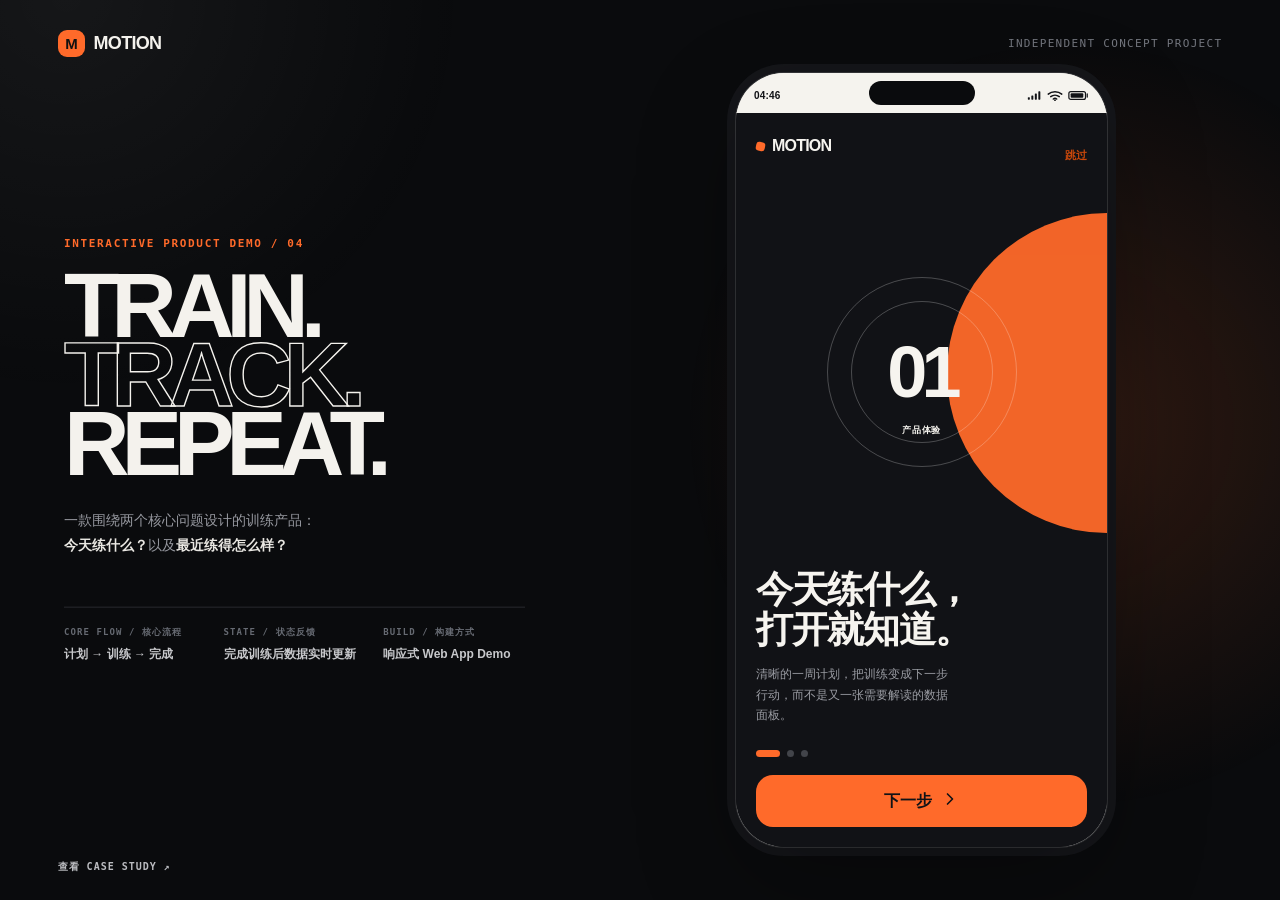
<file: index.html>
<!doctype html>
<html lang="zh-CN">
<head>
  <meta charset="utf-8">
  <meta name="viewport" content="width=device-width,initial-scale=1,viewport-fit=cover">
  <meta http-equiv="Cache-Control" content="no-cache, no-store, must-revalidate">
  <meta http-equiv="Pragma" content="no-cache">
  <meta http-equiv="Expires" content="0">
  <meta name="robots" content="noindex,follow">
  <meta name="theme-color" content="#0b0c0f">
  <meta name="motion-build" content="20260830-r6countdown">
  <meta name="description" content="MOTION — SEEKBLACK 互动运动 App 概念体验。通过训练计划、训练过程、完成反馈与数据变化展示移动产品设计与状态管理能力。">
  <meta property="og:title" content="MOTION — 中文互动运动 App Demo">
  <meta property="og:description" content="由 SEEKBLACK 设计与开发的互动概念产品 Demo。">
  <meta property="og:type" content="website">
  <meta property="og:url" content="https://motion.seekblack.cn/">
  <link rel="icon" href="assets/favicon.svg" type="image/svg+xml">
  <link rel="manifest" href="manifest.webmanifest">
  <link rel="stylesheet" href="assets/app.css?v=20260830-r6countdown">
  <title>MOTION — 中文互动运动 App Demo</title>
</head>
<body>
  <!-- build: MOTION-R6-P0.5-COUNTDOWN-20260830 -->
  <a class="skip-link" href="#app">跳到互动体验</a>

  <div class="desktop-shell">
    <header class="demo-brand">
      <a class="motion-wordmark" href="#" data-action="go-home" aria-label="MOTION"><span class="motion-mark" aria-hidden="true"></span>MOTION</a>
      <span class="concept-label">INDEPENDENT CONCEPT PROJECT</span>
    </header>
    <aside class="demo-copy">
      <div>
        <p class="eyebrow">INTERACTIVE PRODUCT DEMO / 04</p>
        <h1>TRAIN.<br><span>TRACK.</span><br>REPEAT.</h1>
        <p class="demo-lead">一款围绕两个核心问题设计的训练产品：<b>今天练什么？</b>以及<b>最近练得怎么样？</b></p>
      </div>
      <div class="demo-proof">
        <div><small>CORE FLOW / 核心流程</small><strong>计划 → 训练 → 完成</strong></div>
        <div><small>STATE / 状态反馈</small><strong>完成训练后数据实时更新</strong></div>
        <div><small>BUILD / 构建方式</small><strong>响应式 Web App Demo</strong></div>
      </div>
    </aside>
    <footer class="demo-footer">
      <a href="https://seekblack.cn/work/motion/">查看 CASE STUDY ↗</a>
      <span>SEEKBLACK 设计与开发</span>
    </footer>
  </div>

  <main id="app" class="device-stage" aria-label="MOTION 互动运动 App 体验">
    <section class="phone" id="phone">
      <div class="phone-status" aria-hidden="true">
        <span id="status-time">09:41</span>
        <div class="status-icons" aria-hidden="true">
          <svg class="status-icon status-signal" viewBox="0 0 18 12" focusable="false"><rect x="1" y="8" width="2.4" height="3" rx=".7"/><rect x="5.2" y="6" width="2.4" height="5" rx=".7"/><rect x="9.4" y="3.5" width="2.4" height="7.5" rx=".7"/><rect x="13.6" y="1" width="2.4" height="10" rx=".7"/></svg>
          <svg class="status-icon status-wifi" viewBox="0 0 18 13" fill="none" focusable="false"><path d="M1.4 4.4C5.6.9 12.4.9 16.6 4.4"/><path d="M4.2 7.2c2.7-2.2 6.9-2.2 9.6 0"/><path d="M7.1 9.9c1.1-.9 2.7-.9 3.8 0"/><circle cx="9" cy="11.2" r="1" class="wifi-dot"/></svg>
          <svg class="status-icon status-battery" viewBox="0 0 24 12" fill="none" focusable="false"><rect x="1" y="1.5" width="19" height="9" rx="2.2"/><path d="M22 4.2v3.6"/><rect class="battery-fill" x="3" y="3.5" width="14.5" height="5" rx="1"/></svg>
        </div>
      </div>

      <div id="toast" class="toast" role="status" aria-live="polite"></div>

      <div id="view" class="app-view" tabindex="-1"></div>

      <div id="confirm-layer" class="confirm-layer" hidden role="dialog" aria-modal="true" aria-labelledby="confirm-title">
        <button class="confirm-backdrop" type="button" tabindex="-1" data-confirm-action="cancel" aria-label="关闭确认弹窗"></button>
        <section class="confirm-card">
          <p class="eyebrow-app">请确认</p>
          <h2 id="confirm-title" data-confirm-title>确认操作？</h2>
          <p data-confirm-copy></p>
          <div class="confirm-actions">
            <button class="btn btn-ghost" type="button" data-confirm-action="cancel" data-confirm-cancel>取消</button>
            <button class="btn btn-primary" type="button" data-confirm-action="ok" data-confirm-ok>确认</button>
          </div>
        </section>
      </div>

      <nav id="bottom-nav" class="bottom-nav" aria-label="主要导航" hidden>
        <button data-tab="home" aria-label="首页"><span data-icon="home"></span><small>首页</small></button>
        <button data-tab="plan" aria-label="计划"><span data-icon="calendar"></span><small>计划</small></button>
        <button data-tab="stats" aria-label="数据"><span data-icon="chart"></span><small>数据</small></button>
        <button data-tab="history" aria-label="记录"><span data-icon="history"></span><small>记录</small></button>
        <button data-tab="profile" aria-label="我的"><span data-icon="user"></span><small>我的</small></button>
      </nav>
    </section>
  </main>

  <noscript><div class="noscript">MOTION 互动体验需要启用 JavaScript。</div></noscript>
  <script src="assets/app.js?v=20260830-r6countdown" defer></script>
</body>
</html>
</file>
<file: assets/app.css>
:root{
  --ink:#101115;
  --ink-2:#18191e;
  --ink-3:#22242b;
  --paper:#f5f3ee;
  --paper-2:#e9e6df;
  --muted:#85878e;
  --muted-2:#b7b8bc;
  --line:rgba(17,18,22,.1);
  --orange:#ff6a2a;
  --orange-2:#ff8d52;
  --orange-soft:#fff0e8;
  --green:#57d38c;
  --red:#ff6e6e;
  --radius:28px;
  --shadow:0 35px 100px rgba(0,0,0,.3);
}
*{box-sizing:border-box}
html{background:#0a0b0d;-webkit-text-size-adjust:100%}
body{margin:0;color:var(--ink);font-family:Inter,ui-sans-serif,-apple-system,BlinkMacSystemFont,"Segoe UI",Roboto,"PingFang SC","Microsoft YaHei",sans-serif;background:#0a0b0d;min-height:100svh;-webkit-font-smoothing:antialiased}
button,input{font:inherit}
button{color:inherit}
a{color:inherit;text-decoration:none}
button,a{-webkit-tap-highlight-color:transparent}
button:focus-visible,a:focus-visible,input:focus-visible{outline:3px solid rgba(255,106,42,.45);outline-offset:3px}
.skip-link{position:fixed;left:16px;top:-80px;z-index:10000;background:#fff;color:#000;padding:10px 14px;border-radius:10px}.skip-link:focus{top:16px}
.desktop-shell{position:fixed;inset:0;color:#f4f2ed;pointer-events:none;overflow:hidden}
.desktop-shell:before{content:"";position:absolute;inset:-20%;background:radial-gradient(circle at 74% 48%,rgba(255,106,42,.16),transparent 26%),radial-gradient(circle at 18% 14%,rgba(255,255,255,.05),transparent 22%);pointer-events:none}
.demo-brand{position:absolute;left:clamp(28px,4.5vw,72px);right:clamp(28px,4.5vw,72px);top:30px;display:flex;justify-content:space-between;align-items:center;font-size:11px;letter-spacing:.12em;z-index:2}
.motion-wordmark{font-size:18px;font-weight:900;letter-spacing:-.04em;pointer-events:auto}.motion-mark{display:inline-grid;place-items:center;background:var(--orange);color:#111;width:27px;height:27px;border-radius:9px;margin-right:9px;font-size:15px}.motion-mark:before{content:"M"}
.concept-label{color:#73767e;font-family:ui-monospace,SFMono-Regular,Menlo,monospace}
.demo-copy{position:absolute;left:clamp(28px,5vw,80px);top:50%;transform:translateY(-50%);width:min(36vw,520px);display:grid;gap:48px;z-index:1}
.eyebrow{font:600 11px/1 ui-monospace,SFMono-Regular,Menlo,monospace;letter-spacing:.15em;color:var(--orange);margin:0 0 22px}.demo-copy h1{font-size:clamp(66px,7.1vw,124px);line-height:.76;letter-spacing:-.09em;margin:0;font-weight:900}.demo-copy h1 span{color:transparent;-webkit-text-stroke:1.4px #f4f2ed}.demo-lead{max-width:38ch;color:#96989f;line-height:1.65;font-size:clamp(14px,1.1vw,18px);margin:30px 0 0}.demo-lead b{color:#e9e7e2;font-weight:650}
.demo-proof{display:grid;grid-template-columns:repeat(3,1fr);gap:18px;border-top:1px solid #282a2f;padding-top:18px}.demo-proof div{display:grid;gap:7px}.demo-proof small{font:600 9px/1 ui-monospace,SFMono-Regular,Menlo,monospace;letter-spacing:.12em;color:#666a72}.demo-proof strong{font-size:11px;line-height:1.35;color:#c7c8cb;font-weight:600}
.demo-footer{position:absolute;left:clamp(28px,4.5vw,72px);right:clamp(28px,4.5vw,72px);bottom:28px;display:flex;justify-content:space-between;font:600 10px/1 ui-monospace,SFMono-Regular,Menlo,monospace;letter-spacing:.1em;color:#61646c}.demo-footer a{pointer-events:auto;color:#bbbcc0}.demo-footer a:hover{color:var(--orange)}
.device-stage{min-height:100svh;display:grid;place-items:center;padding:80px 3vw 60px;margin-left:44vw;position:relative;z-index:3}
.phone{width:min(390px,29vw);height:min(844px,82svh);min-height:650px;background:var(--paper);border-radius:48px;box-shadow:var(--shadow),0 0 0 1px rgba(255,255,255,.14),0 0 0 9px #15161a;overflow:hidden;position:relative;display:flex;flex-direction:column}
.phone:before{content:"";position:absolute;z-index:20;top:8px;left:50%;transform:translateX(-50%);width:112px;height:25px;border-radius:18px;background:#0a0b0d;pointer-events:none}
.phone-status{height:40px;flex:0 0 40px;display:flex;align-items:flex-end;justify-content:space-between;padding:0 22px 7px;position:relative;z-index:10;font-size:10px;font-weight:750;letter-spacing:.02em}.status-icons{display:flex;align-items:center;gap:5px}.signal{width:12px;height:8px;background:linear-gradient(to right,#111 0 20%,transparent 20% 27%,#111 27% 47%,transparent 47% 54%,#111 54% 74%,transparent 74% 81%,#111 81%);clip-path:polygon(0 100%,0 65%,20% 65%,20% 48%,47% 48%,47% 28%,74% 28%,74% 0,100% 0,100% 100%)}.wifi{width:12px;height:8px;border-top:2px solid #111;border-radius:50%}.battery{width:15px;height:8px;border:1.5px solid #111;border-radius:2px;position:relative}.battery:after{content:"";position:absolute;right:-3px;top:2px;width:2px;height:3px;background:#111}.battery:before{content:"";position:absolute;inset:1.4px 2px 1.4px 1.4px;background:#111;border-radius:1px}
.app-view{flex:1;min-height:0;overflow-y:auto;overflow-x:hidden;scrollbar-width:none;padding-bottom:92px;position:relative;overscroll-behavior:contain}.app-view::-webkit-scrollbar{display:none}.app-view.no-nav{padding-bottom:0}
.bottom-nav{position:absolute;z-index:30;left:10px;right:10px;bottom:10px;height:74px;border-radius:26px;background:rgba(17,18,22,.96);backdrop-filter:blur(18px);display:grid;grid-template-columns:repeat(5,1fr);padding:8px 6px max(8px,env(safe-area-inset-bottom));box-shadow:0 14px 28px rgba(0,0,0,.25)}.bottom-nav[hidden]{display:none}.bottom-nav button{border:0;background:none;color:#74777f;display:flex;flex-direction:column;align-items:center;justify-content:center;gap:5px;padding:0;cursor:pointer}.bottom-nav button.active{color:#fff}.bottom-nav button.active [data-icon]{color:var(--orange)}.bottom-nav small{font-size:9px;font-weight:700;letter-spacing:.01em}.icon{width:20px;height:20px;display:inline-block}
.toast{position:absolute;z-index:80;left:50%;top:52px;transform:translate(-50%,-12px);max-width:calc(100% - 36px);background:#111216;color:#fff;padding:10px 14px;border-radius:14px;font-size:11px;font-weight:650;opacity:0;pointer-events:none;transition:.28s ease;white-space:nowrap;box-shadow:0 12px 30px rgba(0,0,0,.25)}.toast.show{opacity:1;transform:translate(-50%,0)}

/* shared app UI */
.screen{padding:18px 18px 26px;min-height:100%}.screen.dark{background:#111216;color:#f6f4ef}.screen.orange{background:var(--orange);color:#111216}.screen-title-row{display:flex;justify-content:space-between;align-items:center;margin-bottom:20px}.screen-title-row h2{margin:0;font-size:28px;letter-spacing:-.055em}.eyebrow-app{font:700 9px/1 ui-monospace,SFMono-Regular,Menlo,monospace;letter-spacing:.13em;color:#85878e;text-transform:uppercase}.dark .eyebrow-app{color:#777a82}.section-gap{margin-top:24px}.card{border-radius:22px;background:#fff;padding:18px;border:1px solid var(--line)}.dark .card{background:#1c1e23;border-color:#2a2c33}.card.soft{background:#ece9e2}.orange-card{background:var(--orange);color:#111216;border:0}.row{display:flex;align-items:center}.between{justify-content:space-between}.muted{color:#8a8c92}.dark .muted{color:#8d9098}.mini{font-size:11px}.mono{font-family:ui-monospace,SFMono-Regular,Menlo,monospace;letter-spacing:.08em}.pill{display:inline-flex;align-items:center;gap:6px;border-radius:999px;background:#eceae4;padding:7px 10px;font-size:9px;font-weight:750}.dark .pill{background:#26282f;color:#c8c9cd}.dot{width:7px;height:7px;border-radius:50%;background:var(--orange)}.btn{border:0;border-radius:17px;min-height:52px;padding:0 18px;font-weight:800;cursor:pointer;display:inline-flex;align-items:center;justify-content:center;gap:8px}.btn-primary{background:#111216;color:#fff}.btn-orange{background:var(--orange);color:#111216}.btn-ghost{background:#ece9e2;color:#111216}.btn-outline{background:transparent;border:1px solid rgba(255,255,255,.18);color:#fff}.btn-wide{width:100%}.btn-small{min-height:38px;border-radius:12px;font-size:11px;padding:0 13px}.link-button{border:0;background:none;padding:0;color:var(--orange);font-size:11px;font-weight:800;cursor:pointer}.icon-btn{width:40px;height:40px;border:0;border-radius:14px;background:#e9e6df;display:grid;place-items:center;cursor:pointer}.dark .icon-btn{background:#24262d;color:#fff}.avatar{width:42px;height:42px;border-radius:15px;background:#111216;color:#fff;display:grid;place-items:center;font-weight:900;font-size:12px}.avatar.orange{background:var(--orange);color:#111216}.tag{padding:6px 8px;border-radius:9px;background:#f0eee8;font-size:9px;font-weight:750}.dark .tag{background:#292b31;color:#bbbcc1}

/* onboarding */
.onboarding{height:100%;min-height:610px;display:flex;flex-direction:column;padding:24px 20px 20px;background:#111216;color:#f6f4ef;position:relative;overflow:hidden}.onboarding:after{content:"";position:absolute;width:320px;height:320px;border-radius:50%;background:var(--orange);filter:blur(0);right:-160px;top:100px;opacity:.95}.onboarding-top{display:flex;justify-content:space-between;position:relative;z-index:2}.onboarding-logo{font-weight:900;letter-spacing:-.05em}.onboarding-logo i{display:inline-block;width:9px;height:9px;border-radius:3px;background:var(--orange);margin-right:7px;transform:rotate(12deg)}.onboarding-visual{flex:1;display:grid;place-items:center;position:relative;z-index:2}.orb{width:210px;height:210px;border-radius:50%;position:relative;display:grid;place-items:center}.orb:before,.orb:after{content:"";position:absolute;border-radius:50%;border:1px solid rgba(255,255,255,.24)}.orb:before{inset:10px}.orb:after{inset:34px}.orb strong{font-size:72px;letter-spacing:-.08em}.orb small{position:absolute;bottom:42px;font:700 9px/1 ui-monospace,SFMono-Regular,Menlo,monospace;letter-spacing:.14em}.onboarding-copy{position:relative;z-index:3}.onboarding-copy h2{font-size:42px;line-height:.92;letter-spacing:-.065em;margin:0 0 14px}.onboarding-copy p{color:#9a9ca3;line-height:1.55;font-size:12px;margin:0;max-width:28ch}.onboarding-dots{display:flex;gap:7px;margin:24px 0 18px}.onboarding-dots span{width:7px;height:7px;border-radius:50%;background:#42444a}.onboarding-dots span.active{width:24px;border-radius:8px;background:var(--orange)}

/* login */
.login-screen{min-height:100%;padding:32px 20px 24px;background:#f5f3ee;display:flex;flex-direction:column}.login-head{margin-top:28px}.login-head .logo-big{width:62px;height:62px;border-radius:19px;background:#111216;color:var(--orange);display:grid;place-items:center;font-size:25px;font-weight:950;margin-bottom:30px}.login-head h2{font-size:42px;line-height:.92;letter-spacing:-.065em;margin:0}.login-head p{font-size:12px;line-height:1.55;color:#80828a;margin:16px 0 0}.form{display:grid;gap:12px;margin-top:38px}.field{display:grid;gap:7px}.field label{font-size:9px;font-weight:800;letter-spacing:.08em;color:#75777e}.field input{height:52px;border:1px solid #d8d5ce;background:#fff;border-radius:15px;padding:0 15px;outline:0;font-size:13px}.field input:focus{border-color:var(--orange);box-shadow:0 0 0 3px rgba(255,106,42,.12)}.demo-account{margin-top:14px;padding:14px;border-radius:15px;background:#ece9e2;font-size:10px;line-height:1.5;color:#777980}.login-actions{margin-top:auto;padding-top:24px;display:grid;gap:10px}.legal-note{text-align:center;color:#a0a1a6;font-size:8px;line-height:1.45}

/* home */
.home-top{padding:8px 18px 4px}.hello-row{display:flex;justify-content:space-between;align-items:center}.hello-row h2{font-size:29px;letter-spacing:-.055em;margin:4px 0 0}.hello-row p{margin:0;color:#8b8d94;font-size:10px}.week-strip{display:grid;grid-template-columns:repeat(7,1fr);gap:4px;margin:18px 0 12px}.day{display:grid;place-items:center;gap:8px;padding:9px 0;border-radius:14px;color:#8a8c92}.day small{font-size:8px;font-weight:800}.day strong{font-size:11px}.day.today{background:#111216;color:#fff}.day.today strong{color:var(--orange)}.day.completed:after{content:"";width:5px;height:5px;background:var(--orange);border-radius:50%}.today-card{margin:10px 18px 0;border-radius:28px;background:#111216;color:#fff;padding:21px;position:relative;overflow:hidden;box-shadow:0 16px 28px rgba(17,18,22,.14)}.today-card:after{content:"";position:absolute;width:180px;height:180px;border-radius:50%;right:-76px;top:-70px;border:28px solid var(--orange);opacity:.9}.today-card-top{display:flex;justify-content:space-between;position:relative;z-index:2}.today-card h3{font-size:29px;line-height:.94;letter-spacing:-.055em;margin:22px 0 13px;position:relative;z-index:2}.today-card p{font-size:10px;color:#9d9fa5;margin:0 0 20px;position:relative;z-index:2}.workout-meta{display:flex;gap:14px;color:#bbbcc0;font-size:9px;margin-bottom:18px;position:relative;z-index:2}.today-card .btn{position:relative;z-index:2}.rest-card:after{border-color:#353840}.rest-card .btn{background:#2b2d33;color:#fff}.metric-grid{display:grid;grid-template-columns:1fr 1fr;gap:9px;margin:18px}.metric{padding:16px;border-radius:20px;background:#fff;border:1px solid var(--line)}.metric small{display:block;color:#92949a;font-size:8px;font-weight:800;letter-spacing:.07em}.metric strong{display:block;font-size:27px;letter-spacing:-.055em;margin-top:8px}.metric em{font-style:normal;color:#8d8f95;font-size:9px}.metric.orange-metric{background:var(--orange-soft);border-color:#ffd9c7}.metric.orange-metric strong{color:#e94e08}.home-section{padding:0 18px;margin-top:22px}.home-section-head{display:flex;justify-content:space-between;align-items:end;margin-bottom:12px}.home-section-head h3{font-size:17px;letter-spacing:-.035em;margin:0}.history-mini{display:grid;gap:8px}.history-row{display:grid;grid-template-columns:40px 1fr auto;align-items:center;gap:11px;padding:12px 0;border-bottom:1px solid #e2dfd8}.history-icon{width:40px;height:40px;border-radius:14px;background:#ece9e2;display:grid;place-items:center;color:var(--orange)}.history-row h4{font-size:11px;margin:0 0 3px}.history-row p{font-size:8px;color:#93959b;margin:0}.history-row time{font:700 8px/1 ui-monospace,SFMono-Regular,Menlo,monospace;color:#a0a2a7}

/* plan */
.plan-hero{padding:12px 18px 20px;background:#111216;color:#fff;border-radius:0 0 28px 28px}.plan-hero h2{font-size:34px;letter-spacing:-.06em;margin:12px 0 8px}.plan-hero p{font-size:10px;color:#8f9299;line-height:1.5;margin:0}.plan-progress{display:flex;align-items:center;gap:14px;margin-top:20px}.progress-ring{width:74px;height:74px;border-radius:50%;display:grid;place-items:center;background:conic-gradient(var(--orange) var(--progress,57%),#2b2d34 0);position:relative}.progress-ring:after{content:"";position:absolute;inset:7px;border-radius:50%;background:#111216}.progress-ring strong{position:relative;z-index:2;font-size:17px}.plan-progress div:last-child strong{display:block;font-size:13px}.plan-progress div:last-child span{font-size:9px;color:#8f9298}.plan-list{padding:18px;display:grid;gap:10px}.plan-day{display:grid;grid-template-columns:45px 1fr auto;gap:12px;align-items:center;padding:14px;border-radius:19px;background:#fff;border:1px solid var(--line)}.plan-day.today{border-color:#ffb692;box-shadow:0 0 0 2px rgba(255,106,42,.08)}.plan-day.done{opacity:.72}.plan-date{display:grid;place-items:center;width:43px;height:43px;border-radius:14px;background:#eeece6}.plan-day.today .plan-date{background:var(--orange);color:#111}.plan-date small{font-size:7px;font-weight:800}.plan-date strong{font-size:14px}.plan-day h3{font-size:11px;margin:0 0 4px}.plan-day p{font-size:8px;color:#92949a;margin:0}.plan-state{font-size:8px;font-weight:800;color:#9a9ca1}.plan-state.active{color:#e95613}.plan-state.done{color:#43ad70}

/* workout detail/session */
.workout-hero{background:#111216;color:#fff;padding:18px 18px 24px;border-radius:0 0 28px 28px}.back-row{display:flex;justify-content:space-between;align-items:center}.back-btn{border:0;background:#25272d;color:#fff;width:40px;height:40px;border-radius:14px;display:grid;place-items:center;cursor:pointer}.workout-hero h2{font-size:38px;line-height:.9;letter-spacing:-.065em;margin:28px 0 12px}.workout-hero p{color:#93959c;font-size:10px;line-height:1.5}.hero-meta{display:flex;gap:9px;margin-top:18px}.hero-meta .pill{background:#24262d;color:#c8c9cd}.exercise-list{padding:18px;display:grid;gap:9px}.exercise-card{display:grid;grid-template-columns:42px 1fr auto;align-items:center;gap:12px;padding:13px;border-radius:18px;background:#fff;border:1px solid var(--line)}.exercise-num{width:42px;height:42px;border-radius:14px;background:#eeeae4;display:grid;place-items:center;font-weight:900;font-size:11px}.exercise-card:first-child .exercise-num{background:var(--orange);color:#111}.exercise-card h3{font-size:11px;margin:0 0 4px}.exercise-card p{font-size:8px;color:#8e9096;margin:0}.exercise-card strong{font-size:9px}.workout-footer{padding:0 18px 22px}
.session{min-height:100%;background:#111216;color:#fff;display:flex;flex-direction:column}.session-head{padding:17px 18px 0;display:flex;align-items:center;justify-content:space-between}.session-timer{font:700 11px/1 ui-monospace,SFMono-Regular,Menlo,monospace;color:#d7d8db}.session-progress{height:4px;background:#292b32;margin:15px 18px 0;border-radius:99px;overflow:hidden}.session-progress span{display:block;height:100%;background:var(--orange);width:var(--session-progress,0);transition:.35s ease}.session-main{flex:1;padding:26px 18px 20px;display:flex;flex-direction:column}.session-kicker{font:700 9px/1 ui-monospace,SFMono-Regular,Menlo,monospace;letter-spacing:.12em;color:var(--orange)}.session h2{font-size:43px;line-height:.88;letter-spacing:-.07em;margin:16px 0 13px}.session-desc{font-size:10px;line-height:1.5;color:#96989f;margin:0}.set-box{margin:30px 0 18px;border-radius:26px;background:#1c1e24;padding:21px}.set-box-top{display:flex;justify-content:space-between;align-items:center}.set-box small{color:#858891;font-size:8px;font-weight:800;letter-spacing:.08em}.set-box strong{font-size:13px}.rep-display{font-size:72px;line-height:1;letter-spacing:-.075em;font-weight:900;margin:24px 0 6px}.rep-display span{font-size:13px;color:#7e8189;letter-spacing:0}.set-dots{display:flex;gap:7px;margin-top:17px}.set-dots span{width:32px;height:5px;border-radius:99px;background:#30323a}.set-dots span.done{background:var(--orange)}.session-actions{margin-top:auto;display:grid;grid-template-columns:1fr 2fr;gap:8px}.session-note{text-align:center;color:#60636b;font-size:8px;margin-top:12px}
.complete{min-height:100%;background:var(--orange);padding:26px 20px 22px;display:flex;flex-direction:column;color:#111216}.complete-mark{width:76px;height:76px;border-radius:50%;background:#111216;color:var(--orange);display:grid;place-items:center;font-size:36px;margin:48px 0 24px}.complete h2{font-size:48px;line-height:.86;letter-spacing:-.075em;margin:0}.complete p{font-size:11px;line-height:1.55;margin:16px 0;color:#6a3117;max-width:28ch}.complete-stats{display:grid;grid-template-columns:repeat(3,1fr);gap:8px;margin-top:28px}.complete-stat{padding:14px 10px;border-radius:18px;background:rgba(17,18,22,.09)}.complete-stat small{font-size:7px;font-weight:800;letter-spacing:.07em}.complete-stat strong{display:block;font-size:22px;margin-top:6px;letter-spacing:-.05em}.complete-actions{margin-top:auto;display:grid;gap:8px}.complete .btn-primary{background:#111216;color:#fff}

/* stats */
.stats-hero{padding:10px 18px 20px}.stats-hero h2{font-size:34px;letter-spacing:-.06em;margin:8px 0 0}.stats-summary{margin:10px 18px 0;padding:20px;border-radius:26px;background:#111216;color:#fff}.stats-summary-top{display:flex;justify-content:space-between;align-items:start}.stats-summary strong.big{font-size:56px;line-height:1;letter-spacing:-.07em}.stats-summary .change{color:var(--green);font-size:9px;font-weight:750}.bar-chart{height:128px;display:flex;align-items:end;gap:8px;margin-top:24px;border-bottom:1px solid #2d3037;padding-bottom:12px}.bar-col{flex:1;height:100%;display:flex;flex-direction:column;justify-content:end;align-items:center;gap:7px}.bar{width:100%;max-width:25px;height:var(--h);min-height:4px;border-radius:8px 8px 3px 3px;background:#343740}.bar.active{background:var(--orange)}.bar-col small{font-size:7px;color:#72757e}.stats-cards{display:grid;grid-template-columns:1fr 1fr;gap:9px;padding:18px}.stats-card{background:#fff;border:1px solid var(--line);border-radius:20px;padding:16px}.stats-card small{font-size:8px;color:#8b8d93;font-weight:800}.stats-card strong{display:block;font-size:27px;letter-spacing:-.055em;margin:8px 0 2px}.stats-card span{font-size:8px;color:#9b9da2}.trend-card{margin:0 18px 20px;background:#fff;border:1px solid var(--line);border-radius:22px;padding:17px}.trend-card h3{font-size:13px;margin:0}.trend-card p{font-size:9px;color:#909299;margin:5px 0 18px}.sparkline{height:70px;width:100%}.sparkline path.line{fill:none;stroke:var(--orange);stroke-width:4;stroke-linecap:round;stroke-linejoin:round}.sparkline path.area{fill:url(#areaGrad)}

/* history */
.history-head{padding:10px 18px 18px}.history-head h2{font-size:34px;letter-spacing:-.06em;margin:8px 0 0}.history-filter{display:flex;gap:7px;margin-top:16px;overflow:auto;scrollbar-width:none}.history-filter button{border:0;border-radius:999px;background:#e7e4dd;padding:8px 12px;font-size:8px;font-weight:800;white-space:nowrap}.history-filter button.active{background:#111216;color:#fff}.history-list{padding:0 18px 18px;display:grid;gap:10px}.history-item{padding:16px;border-radius:20px;background:#fff;border:1px solid var(--line)}.history-item-top{display:flex;justify-content:space-between;align-items:start}.history-item h3{font-size:12px;margin:0 0 4px}.history-item time{font:700 8px/1 ui-monospace,SFMono-Regular,Menlo,monospace;color:#96989e}.history-item p{font-size:8px;color:#94969c;margin:0}.history-item-meta{display:flex;gap:14px;margin-top:14px;padding-top:12px;border-top:1px solid #ece9e2}.history-item-meta div{display:grid;gap:3px}.history-item-meta small{font-size:7px;color:#9b9da2}.history-item-meta strong{font-size:10px}

/* profile */
.profile-hero{background:#111216;color:#fff;padding:26px 18px 24px;border-radius:0 0 28px 28px}.profile-user{display:flex;align-items:center;gap:13px}.profile-user .avatar{width:58px;height:58px;border-radius:19px;background:var(--orange);color:#111216;font-size:17px}.profile-user h2{font-size:18px;margin:0 0 4px}.profile-user p{font-size:9px;color:#898c93;margin:0}.profile-goal{display:grid;grid-template-columns:1fr 1fr;gap:8px;margin-top:22px}.profile-goal div{border-radius:17px;background:#1c1e24;padding:13px}.profile-goal small{font-size:7px;color:#777a82}.profile-goal strong{display:block;font-size:15px;margin-top:5px}.settings{padding:18px;display:grid;gap:16px}.settings-group h3{font-size:9px;color:#92949a;letter-spacing:.08em;margin:0 0 8px}.setting-row{min-height:52px;background:#fff;border-bottom:1px solid #ece9e2;display:flex;align-items:center;justify-content:space-between;padding:0 13px}.setting-row:first-of-type{border-radius:17px 17px 0 0}.setting-row:last-of-type{border-radius:0 0 17px 17px;border-bottom:0}.setting-row:only-of-type{border-radius:17px}.setting-row strong{font-size:10px}.setting-row span{font-size:9px;color:#989aa0}.toggle{width:38px;height:22px;border-radius:999px;border:0;background:#d7d4cd;padding:3px;cursor:pointer}.toggle:before{content:"";display:block;width:16px;height:16px;border-radius:50%;background:#fff;transition:.2s ease}.toggle.on{background:var(--orange)}.toggle.on:before{transform:translateX(16px)}.danger{color:#d64d4d!important}.concept-note-app{padding:0 18px 20px;color:#9b9da2;font-size:8px;line-height:1.5}

.noscript{position:fixed;inset:0;display:grid;place-items:center;background:#111;color:#fff;padding:30px;text-align:center;z-index:999}

@media(max-width:1040px) and (min-width:901px){.demo-copy{width:34vw}.demo-proof{grid-template-columns:1fr}.demo-proof div:nth-child(n+2){display:none}.device-stage{margin-left:39vw}.phone{width:min(390px,36vw)}}
@media(max-width:900px){
  html,body{background:var(--paper);overflow:hidden}.desktop-shell{display:none}.device-stage{margin:0;padding:0;display:block;min-height:100svh}.phone{width:100%;height:100svh;min-height:0;border-radius:0;box-shadow:none;background:var(--paper)}.phone:before{display:none}.phone-status{height:max(30px,env(safe-area-inset-top));flex-basis:max(30px,env(safe-area-inset-top));padding:0 18px 5px}.bottom-nav{left:8px;right:8px;bottom:max(6px,env(safe-area-inset-bottom));height:68px;border-radius:24px}.app-view{padding-bottom:calc(84px + env(safe-area-inset-bottom))}.onboarding{min-height:calc(100svh - 30px)}
}
@media(max-width:360px){.screen{padding-left:14px;padding-right:14px}.today-card,.metric-grid,.home-section,.plan-list,.exercise-list,.workout-footer,.stats-summary,.stats-cards,.trend-card,.history-head,.history-list,.settings,.concept-note-app{margin-left:14px;margin-right:14px;padding-left:0;padding-right:0}.today-card{padding:18px}.metric-grid,.stats-cards{margin-left:14px;margin-right:14px}.plan-list,.exercise-list,.history-list,.settings{padding-left:14px;padding-right:14px;margin:0}.trend-card{padding:15px}.home-section{padding:0}.stats-card{padding:13px}.session h2{font-size:38px}}
@media(prefers-reduced-motion:reduce){*,*:before,*:after{scroll-behavior:auto!important;animation-duration:.01ms!important;animation-iteration-count:1!important;transition-duration:.01ms!important}}

/* V2 Chinese experience tuning */
html[lang="zh-CN"] .eyebrow-app{letter-spacing:.08em;text-transform:none}
html[lang="zh-CN"] .onboarding-copy h2{font-size:37px;line-height:1.08;letter-spacing:-.035em}
html[lang="zh-CN"] .onboarding-copy p{font-size:12px;line-height:1.72;max-width:30ch}
html[lang="zh-CN"] .orb small{letter-spacing:.08em}
html[lang="zh-CN"] .login-head h2{font-size:38px;line-height:1.08;letter-spacing:-.035em}
html[lang="zh-CN"] .login-head p{line-height:1.72}
html[lang="zh-CN"] .hello-row h2{letter-spacing:-.025em}
html[lang="zh-CN"] .today-card h3{font-size:28px;line-height:1.06;letter-spacing:-.025em}
html[lang="zh-CN"] .metric small{letter-spacing:.02em}
html[lang="zh-CN"] .plan-hero h2,
html[lang="zh-CN"] .stats-hero h2,
html[lang="zh-CN"] .history-head h2{letter-spacing:-.035em}
html[lang="zh-CN"] .plan-day h3{font-size:12px}
html[lang="zh-CN"] .plan-day p{font-size:8.5px;line-height:1.45}
html[lang="zh-CN"] .workout-hero h2{font-size:34px;line-height:1.05;letter-spacing:-.03em}
html[lang="zh-CN"] .workout-hero p{font-size:10.5px;line-height:1.65}
html[lang="zh-CN"] .exercise-card h3{font-size:12px}
html[lang="zh-CN"] .exercise-card p{font-size:8.5px;line-height:1.5}
html[lang="zh-CN"] .session-kicker{letter-spacing:.06em}
html[lang="zh-CN"] .session h2{font-size:37px;line-height:1.03;letter-spacing:-.035em}
html[lang="zh-CN"] .session-desc{font-size:10.5px;line-height:1.6}
html[lang="zh-CN"] .set-box small{letter-spacing:.03em}
html[lang="zh-CN"] .complete h2{font-size:42px;line-height:1.04;letter-spacing:-.04em}
html[lang="zh-CN"] .complete p{font-size:11.5px;line-height:1.7;max-width:30ch}
html[lang="zh-CN"] .stats-card small,
html[lang="zh-CN"] .complete-stat small{letter-spacing:.02em}
html[lang="zh-CN"] .history-item p{font-size:8.5px}
html[lang="zh-CN"] .history-item-meta small{font-size:7.5px}
html[lang="zh-CN"] .settings-group h3{letter-spacing:.04em}
html[lang="zh-CN"] .setting-row strong{font-size:11px}
html[lang="zh-CN"] .concept-note-app{font-size:8.5px;line-height:1.65}
@media(max-width:360px){
  html[lang="zh-CN"] .onboarding-copy h2{font-size:34px}
  html[lang="zh-CN"] .session h2{font-size:34px}
  html[lang="zh-CN"] .complete h2{font-size:39px}
}

/* Round 1 production fixes */
.app-view{padding-bottom:20px}
.bottom-nav{position:relative;left:auto;right:auto;bottom:auto;flex:0 0 74px;width:auto;margin:0 10px 10px;height:74px}
.bottom-nav small{font-size:10px}

/* Keep explanatory copy Chinese-readable while preserving MOTION's English brand slogan. */
.demo-lead{font-size:clamp(14px,1.08vw,17px);line-height:1.8;max-width:36ch}
.demo-proof small{line-height:1.35}.demo-proof strong{font-size:12px;line-height:1.5}

/* Readability: the V2 microcopy was too small on a real phone. */
.eyebrow-app{font-size:10px}
.day small{font-size:9px}.day strong{font-size:12px}
.today-card p{font-size:11px;line-height:1.55}.workout-meta{font-size:10px}
.metric small{font-size:9px}.metric em{font-size:10px}
.history-row h4{font-size:12px}.history-row p,.history-row time{font-size:9px}
.plan-hero p{font-size:11px;line-height:1.6}.plan-progress div:last-child span{font-size:10px}
.plan-date small{font-size:8px}.plan-day h3{font-size:12px}.plan-day p{font-size:9.5px;line-height:1.45}.plan-state{font-size:9px}
.workout-hero p{font-size:11px;line-height:1.65}.exercise-card h3{font-size:12px}.exercise-card p{font-size:9.5px;line-height:1.45}.exercise-card strong{font-size:10px}
.session-desc{font-size:11px}.set-box small{font-size:9px}.session-note{font-size:9px;line-height:1.45}
.complete-stat small{font-size:8px}.complete p{font-size:12px}
.stats-summary .change{font-size:10px}.bar-col small{font-size:8px}.stats-card small,.stats-card span{font-size:9px}.trend-card p{font-size:10px;line-height:1.5}
.history-filter button{font-size:9px}.history-item h3{font-size:13px}.history-item p,.history-item time{font-size:9px}.history-item-meta small{font-size:8px}.history-item-meta strong{font-size:11px}
.profile-user p{font-size:10px}.profile-goal small{font-size:8px}.settings-group h3{font-size:10px}.setting-row strong{font-size:11px}.concept-note-app{font-size:9px;line-height:1.65}

/* In-app confirmation replaces browser-native confirm dialogs. */
.confirm-layer{position:absolute;inset:0;z-index:120;display:grid;align-items:end;padding:12px;opacity:0;pointer-events:none;transition:opacity .18s ease}
.confirm-layer[hidden]{display:none}.confirm-layer.show{opacity:1;pointer-events:auto}
.confirm-backdrop{position:absolute;inset:0;border:0;background:rgba(8,9,11,.55);backdrop-filter:blur(4px)}
.confirm-card{position:relative;background:#f5f3ee;border-radius:24px;padding:22px 18px 18px;box-shadow:0 24px 60px rgba(0,0,0,.35)}
.confirm-card h2{margin:9px 0 8px;font-size:24px;letter-spacing:-.04em}.confirm-card>p:not(.eyebrow-app){margin:0;color:#777980;font-size:11px;line-height:1.65}
.confirm-actions{display:grid;grid-template-columns:1fr 1fr;gap:8px;margin-top:20px}.confirm-actions .btn{min-height:48px}

/* The right desktop credit collided with the phone on common laptop widths. */
@media(max-width:1500px){.demo-footer>span{display:none}}

/* Tablet portrait is an app viewport, not a squeezed desktop showcase. */
@media(max-width:900px){
  html,body{background:var(--paper);overflow:hidden}
  .desktop-shell{display:none}
  .device-stage{margin:0;padding:0;display:block;min-height:100svh}
  .phone{width:100%;height:100svh;min-height:0;border-radius:0;box-shadow:none;background:var(--paper)}
  .phone:before{display:none}
  .phone-status{height:max(30px,env(safe-area-inset-top));flex-basis:max(30px,env(safe-area-inset-top));padding:0 18px 5px}
  .bottom-nav{flex-basis:68px;height:68px;margin:0 8px max(6px,env(safe-area-inset-bottom));border-radius:24px}
  .app-view{padding-bottom:18px}
  .onboarding{min-height:calc(100svh - 30px)}
}

/* Short phones/laptops need a compact first screen instead of clipped content. */
@media(max-width:900px) and (max-height:650px){
  .onboarding{padding:18px 20px 16px}.onboarding:after{width:240px;height:240px;right:-130px;top:92px}.onboarding-visual{min-height:190px}.orb{width:170px;height:170px}.orb strong{font-size:60px}.orb small{bottom:31px}
  html[lang="zh-CN"] .onboarding-copy h2{font-size:31px;line-height:1.06}.onboarding-copy p{font-size:11px!important;line-height:1.55!important}.onboarding-dots{margin:14px 0 12px}.onboarding .btn{min-height:48px}
  .login-screen{padding:20px 20px 16px}.login-head{margin-top:8px}.login-head .logo-big{width:52px;height:52px;border-radius:17px;margin-bottom:16px}.login-head h2{font-size:34px!important}.login-head p{font-size:11px;margin-top:10px}.form{margin-top:20px}.demo-account{margin-top:8px;padding:11px}.login-actions{padding-top:16px;margin-top:16px}.legal-note{font-size:8px}
  .session-main{padding-top:18px}.set-box{margin:18px 0 12px}.rep-display{margin-top:16px}.complete-mark{margin:22px 0 16px}.complete-stats{margin-top:18px}
}


/* Round 1 visual correction 2 — status bar + top-section geometry */
.phone-status{
  height:40px;flex-basis:40px;align-items:center;padding:5px 18px 0;
  background:var(--paper);color:#111216;border-radius:48px 48px 0 0;
}
.status-icons{display:flex;align-items:center;gap:5px;height:14px;color:#111216}
.status-icon{display:block;flex:none;color:currentColor}
.status-signal{width:15px;height:11px;fill:currentColor}
.status-wifi{width:16px;height:12px;stroke:currentColor;stroke-width:1.7;stroke-linecap:round;stroke-linejoin:round}
.status-wifi .wifi-dot{fill:currentColor;stroke:none}
.status-battery{width:21px;height:11px;stroke:currentColor;stroke-width:1.4;stroke-linecap:round;stroke-linejoin:round}
.status-battery .battery-fill{fill:currentColor;stroke:none}
/* retire the old CSS-drawn glyphs completely */
.signal,.wifi,.battery{display:none!important}

/* Plan / Profile / Workout detail now use one inset-card system instead of a black slab touching the screen edges. */
.plan-hero,.profile-hero,.workout-hero{
  margin:8px 10px 0;
  border-radius:26px;
  overflow:hidden;
}
.plan-hero{padding:20px 20px 22px}
.profile-hero{padding:22px 20px 21px}
.workout-hero{padding:18px 20px 23px}
.plan-list{padding-top:12px}
.settings{padding-top:14px}
.exercise-list{padding-top:12px}
.plan-progress{margin-top:18px}
.progress-ring{width:70px;height:70px}
.profile-goal{margin-top:19px}

/* Desktop device chrome: slightly cleaner proportions at laptop heights. */
.phone:before{width:106px;height:24px;top:8px}
@media(min-width:901px) and (max-height:920px){
  .phone{height:min(800px,86svh);min-height:620px}
  .device-stage{padding-top:62px;padding-bottom:42px}
}

/* On a real phone/tablet the operating system already owns the status area: never draw a fake second status bar. */
@media(max-width:900px){
  .phone-status{display:none}
  .plan-hero,.profile-hero,.workout-hero{margin-top:10px}
  .onboarding{min-height:100svh}
}

@media(max-width:360px){
  .plan-hero,.profile-hero,.workout-hero{margin-left:8px;margin-right:8px;border-radius:23px}
  .plan-hero{padding:18px 16px 20px}
  .profile-hero{padding:19px 16px 18px}
  .workout-hero{padding:16px 16px 21px}
}

/* Compact action labels must never break into two lines on 320px screens. */
.session-actions .btn{white-space:nowrap;padding-left:10px;padding-right:10px}
@media(max-width:340px){.session-actions{grid-template-columns:.9fr 1.65fr}.session-actions .btn{font-size:11px}}


/* =========================================================
   Round 2 visual final audit — readability + modal cleanup
   ========================================================= */
:root{--orange-text:#c9480b;--green-text:#247c4d}

/* The light "今日训练" chip lives inside a dark card; never inherit white text. */
.today-card .pill{
  background:#f4f2ed;
  color:#15161a;
  border:1px solid rgba(255,255,255,.12);
  font-size:10px;
  font-weight:800;
}
.today-card .pill .dot{background:var(--orange)}

/* Keep the two core questions intact instead of breaking a Chinese phrase in half. */
.demo-lead b{white-space:nowrap}

/* Text accents need enough contrast on white/paper surfaces. */
.link-button{color:var(--orange-text)}
.plan-state.active{color:var(--orange-text)}
.plan-state.done{color:var(--green-text)}
.plan-day.done{opacity:1;background:#faf9f6}

/* Slightly strengthen the smallest functional copy. */
.plan-day p,.exercise-card p{font-size:10px;line-height:1.5}
.plan-state,.history-filter button{font-size:10px}
.exercise-card strong{font-size:10.5px}
.concept-note-app{font-size:10px;color:#72757c;line-height:1.65}
.legal-note{font-size:9px;line-height:1.55;color:#898b91}

/* A cleared toast must disappear geometrically too, not leave an empty capsule during transition. */
.toast:empty{display:none!important}

/* Session buttons: short, single-line labels at every supported width. */
.session-actions{grid-template-columns:minmax(78px,.85fr) minmax(146px,1.65fr)}
.session-actions .btn{white-space:nowrap!important;word-break:keep-all;line-height:1;padding-left:10px;padding-right:10px}
@media(max-width:340px){
  .session-actions{grid-template-columns:minmax(72px,.8fr) minmax(138px,1.55fr);gap:7px}
  .session-actions .btn{font-size:11px;padding-left:7px;padding-right:7px}
}

/* Confirmation layer owns its stacking context; session/nav controls may never bleed through it. */
.confirm-layer{z-index:300;isolation:isolate}
.confirm-backdrop{z-index:0;background:rgba(8,9,11,.72);backdrop-filter:blur(7px)}
.confirm-card{z-index:2;overflow:hidden;background:#f5f3ee}
.confirm-actions{position:relative;z-index:3;grid-template-columns:.9fr 1.1fr}
.confirm-actions .btn{white-space:nowrap;word-break:keep-all;font-size:12px}
.phone.confirm-open .session-actions,.phone.confirm-open .bottom-nav{visibility:hidden}

/* Completion body copy needs stronger contrast against the orange field. */
.complete>p:not(.eyebrow-app){color:#492211}

/* At user-reported laptop widths, remove the nonessential right footer credit before it can crowd the device. */
@media(max-width:1850px){.demo-footer>span{display:none}}

/* Phone/tablet detail text should not regress to microcopy. */
@media(max-width:900px){
  .plan-day h3,.exercise-card h3{font-size:12.5px}
  .plan-day p,.exercise-card p{font-size:10.5px}
  .plan-state{font-size:10px}
}


/* Round 2 readability pass for light-surface microcopy. */
.login-screen .eyebrow-app,.stats-hero .eyebrow-app,.history-head .eyebrow-app{color:#666970}
.hello-row p,.metric small,.metric em,.history-row p,.history-row time,
.plan-day p,.exercise-card p,.stats-card small,.stats-card span,
.history-item p,.history-item time,.history-item-meta small,.settings-group h3,
.concept-note-app,.legal-note{color:#6c6f76}

/* Keep useful proof visible on 1024-class desktops instead of collapsing to one item. */
@media(max-width:1040px) and (min-width:901px){
  .demo-proof{grid-template-columns:repeat(2,minmax(0,1fr));gap:14px}
  .demo-proof div:nth-child(2){display:grid}
  .demo-proof div:nth-child(3){display:none}
  .demo-proof strong{font-size:11px}
}


/* Real-phone tap targets and date-strip legibility. */
.day{color:#6c6f76}
.link-button{min-height:36px;display:inline-flex;align-items:center;justify-content:center}
.history-filter button{min-height:34px}
.back-btn{width:44px;height:44px}


/* =========================================================
   Round 3 final visual audit — narrow stats + safe area
   ========================================================= */
@media(max-width:360px){
  .stats-summary{padding:18px 14px}
  .stats-summary-top>div:first-child{display:flex;flex-direction:column;align-items:flex-start;gap:4px}
  .stats-summary strong.big{font-size:52px}
}
@media(max-width:900px){
  .app-view{padding-top:env(safe-area-inset-top)}
}

/* =========================================================
   R5 P0 FINAL — mobile/tablet bottom navigation safe area
   The bottom nav participates in the phone flex layout, so it
   must not reserve a second overlay-sized padding in app-view.
   Keep the whole floating nav above the OS Home Indicator via
   margin-bottom, and reset inherited safe-area padding inside
   the fixed-height nav so icons/labels cannot be compressed.
   ========================================================= */
@media(max-width:900px){
  .bottom-nav{
    position:relative;
    left:auto;
    right:auto;
    bottom:auto;
    flex:0 0 68px;
    width:auto;
    height:68px;
    margin:0 8px max(6px,env(safe-area-inset-bottom));
    padding:8px 6px;
  }
  .app-view{padding-bottom:18px}
  .app-view.no-nav{padding-bottom:0}
}

/* =========================================================
   R6 P0.5 — real per-set countdown for timed exercises
   ========================================================= */
.set-box.timed .rep-display{font-variant-numeric:tabular-nums;letter-spacing:-.055em}
.set-box.timed .rep-display span{font-size:11px;letter-spacing:.06em;text-transform:uppercase}
.set-box.countdown-running{box-shadow:inset 0 0 0 1px rgba(255,106,42,.32)}
.set-box.countdown-running .rep-display{color:#fff}
.set-box.countdown-finished{box-shadow:inset 0 0 0 1px rgba(255,106,42,.72)}
.set-box.countdown-finished .rep-display{color:var(--orange)}
@media(max-width:360px){.set-box.timed .rep-display{font-size:62px}}
</file>
